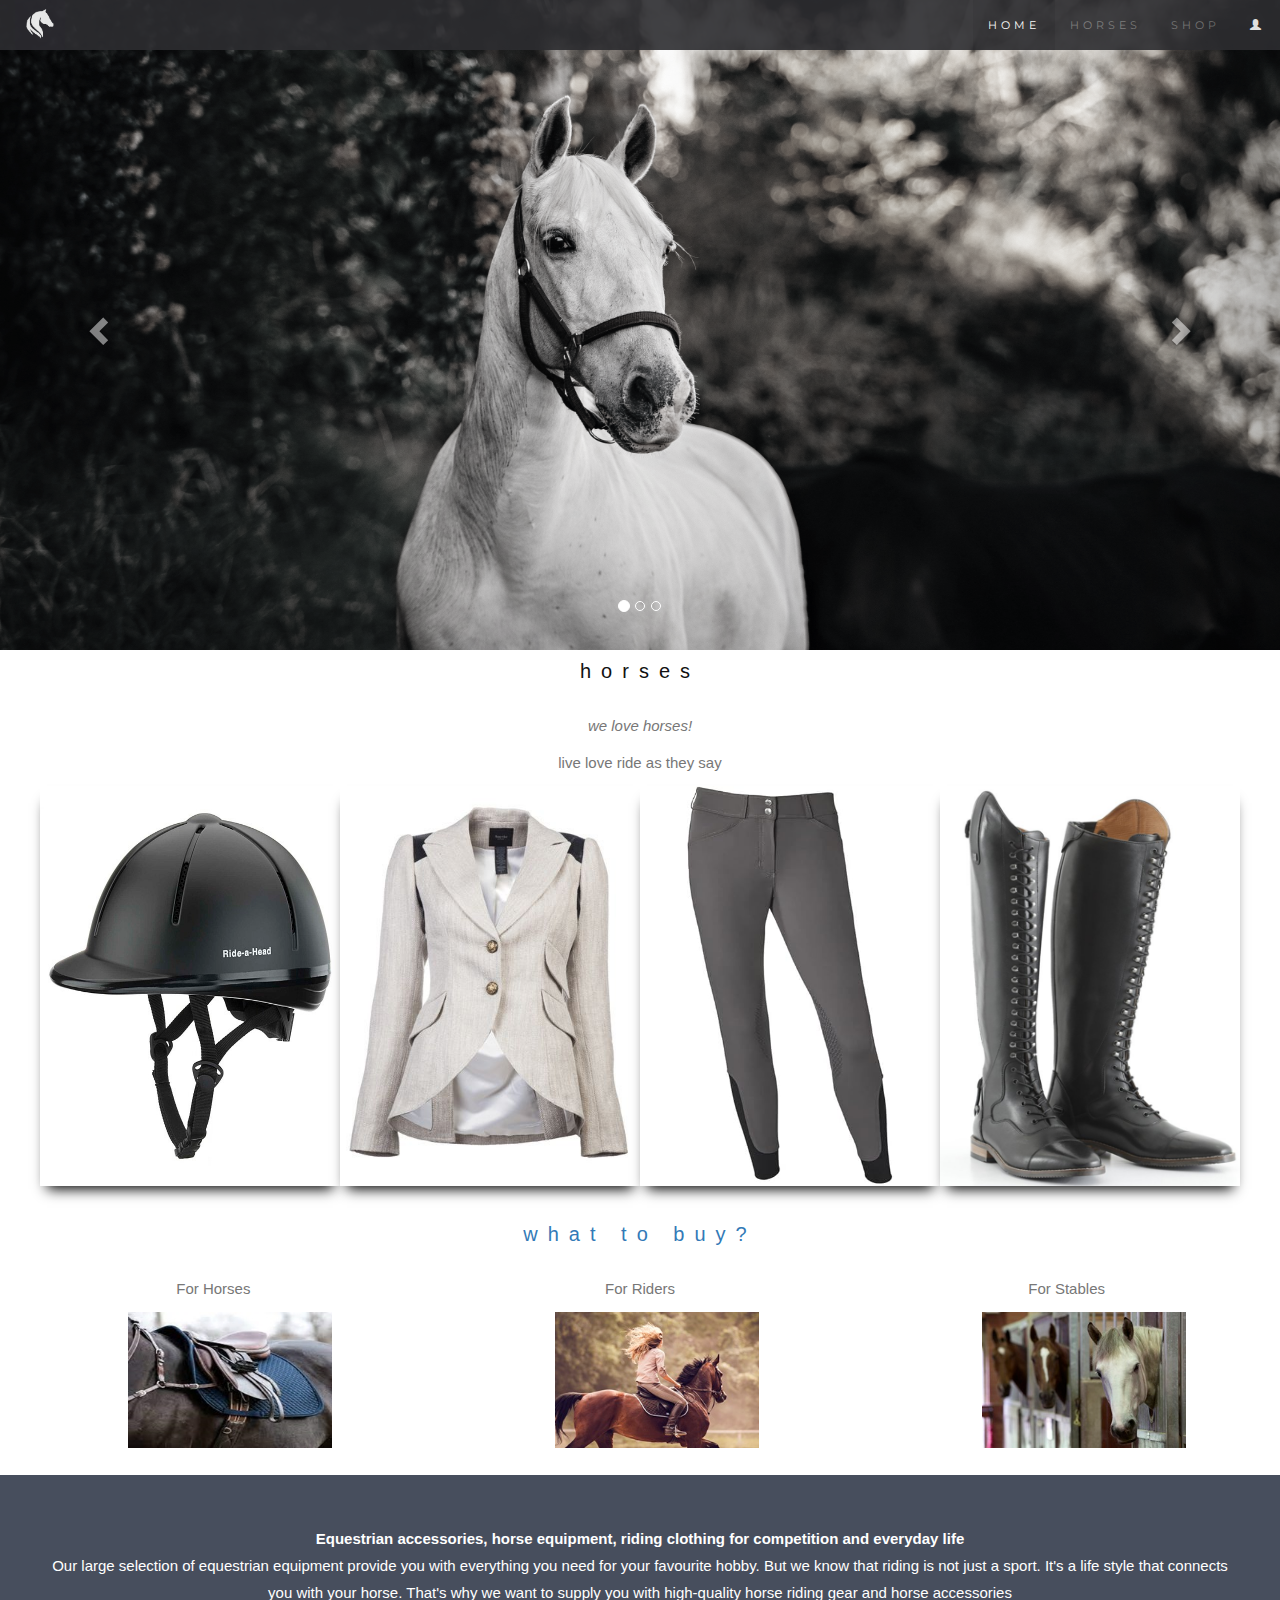
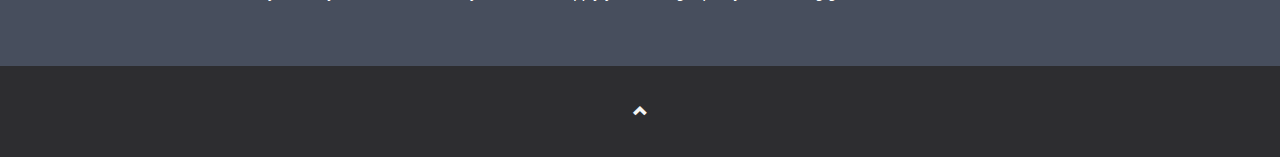
<file: index.html>
<!DOCTYPE html>
<html lang="en">

<head>
    <title>Horses</title>
    <meta charset="utf-8">
    <meta name="viewport" content="width=device-width, initial-scale=1">
    <link rel="stylesheet" href="https://maxcdn.bootstrapcdn.com/bootstrap/3.4.1/css/bootstrap.min.css">
    <link href="https://fonts.googleapis.com/css?family=Lato" rel="stylesheet" type="text/css">
    <link href="https://fonts.googleapis.com/css?family=Montserrat" rel="stylesheet" type="text/css">
    <script src="https://ajax.googleapis.com/ajax/libs/jquery/3.7.1/jquery.min.js"></script>
    <script src="https://maxcdn.bootstrapcdn.com/bootstrap/3.4.1/js/bootstrap.min.js"></script>
    <link rel="stylesheet" href="styles/style.css">
    <script src="scripts/function.js"></script>
</head>

<body id="myPage" data-spy="scroll" data-target=".navbar" data-offset="50">
    <nav class="navbar navbar-default navbar-fixed-top" id="navbar">
        <div class="container-fluid">
            <div class="navbar-header">
                <button type="button" class="navbar-toggle" data-toggle="collapse" data-target="#myNavbar">
                    <span class="icon-bar"></span>
                    <span class="icon-bar"></span>
                    <span class="icon-bar"></span>
                </button>
                <img src="images/logo.jpg" alt="LOGO" id="darkmode" onclick="Darkmode()">
            </div>
            <div class="collapse navbar-collapse" id="myNavbar">
                <ul class="nav navbar-nav navbar-right">
                    <li><a href="#myPage">HOME</a></li>
                    <li><a href="#cardheader">HORSES</a></li>
                    <li><a href="#shop">SHOP</a></li>
                    <li><a href="login.html"><span class="glyphicon glyphicon-user" id="user"></span></a></li>
                </ul>
            </div>
        </div>
    </nav>
    <div id="myCarousel" class="carousel slide" data-ride="carousel">
        <ol class="carousel-indicators">
            <li data-target="#myCarousel" data-slide-to="0" class="active"></li>
            <li data-target="#myCarousel" data-slide-to="1"></li>
            <li data-target="#myCarousel" data-slide-to="2"></li>
        </ol>
        <div class="carousel-inner" role="listbox">
            <div class="item active">
                <img src="images/horse.jpg" alt="Horse">
            </div>
            <div class="item">
                <img src="images/horse2.jpg" alt="Horse">
            </div>
            <div class="item">
                <img src="images/horse3.jpg" alt="Horse">
            </div>
        </div>
        <!-- Left and right controls -->
        <a class="left carousel-control" href="#myCarousel" role="button" data-slide="prev">
            <span class="glyphicon glyphicon-chevron-left" aria-hidden="true"></span>
            <span class="sr-only">Previous</span>
        </a>
        <a class="right carousel-control" href="#myCarousel" role="button" data-slide="next">
            <span class="glyphicon glyphicon-chevron-right" aria-hidden="true"></span>
            <span class="sr-only">Next</span>
        </a>
    </div>
    <!-- Container (The Band Section) -->
    <div id="cardheader">
        <h3>horses</h3>
        <p><em>we love horses!</em></p>
        <p>live love ride as they say</p>
    </div>
    <div id="card-container">
        <div class="card-container">
            <div class="card">
                <div class="front">
                    <img src="images/equestrianHelmet.jpg" alt="equestrianBlazer">
                </div>
                <div class="back">
                    <div class="details">
                        <div class="caption">
                            " Lorem ipsum dolor sit amet, consectetur adipisicing elit. Natus
                            quisquam iure in! Corporis expedita consequatur tenetur rem
                            ratione saepe, perferendis ipsam alias quam. Libero illum maxime,
                            unde itaque ratione "
                        </div>
                    </div>
                </div>
            </div>
            <div class="card">
                <div class="front">
                    <img src="images/equestrianBlazer.jpg" alt="horse">
                </div>
                <div class="back">
                    <div class="details">
                        <div class="caption">
                            " Lorem ipsum dolor sit amet, consectetur adipisicing elit. Natus
                            quisquam iure in! Corporis expedita consequatur tenetur rem
                            ratione saepe, perferendis ipsam alias quam. Libero illum maxime,
                            unde itaque ratione "
                        </div>
                    </div>
                </div>
            </div>
            <div class="card">
                <div class="front">
                    <img src="images/equestrianTrouser.jpg" alt="horse">
                </div>
                <div class="back">
                    <div class="details">
                        <div class="caption">
                            " Lorem ipsum dolor sit amet, consectetur adipisicing elit. Natus
                            quisquam iure in! Corporis expedita consequatur tenetur rem
                            ratione saepe, perferendis ipsam alias quam. Libero illum maxime,
                            unde itaque ratione "
                        </div>
                    </div>
                </div>
            </div>
            <div class="card">
                <div class="front">
                    <img src="images/equestrianBoots.jpg" alt="equestrianBoots">
                </div>
                <div class="back">
                    <div class="details">
                        <div class="caption">
                            " Lorem ipsum dolor sit amet, consectetur adipisicing elit. Natus
                            quisquam iure in! Corporis expedita consequatur tenetur rem
                            ratione saepe, perferendis ipsam alias quam. Libero illum maxime,
                            unde itaque ratione "
                        </div>
                    </div>
                </div>
            </div>
        </div>
        <br>
    </div>
    <div class="container-fluid bg-3 text-center">
        <h3 id="shop"><a href="shop.html">what to buy?</a> </h3>
        <div class="row">
            <div class="col-sm-4">
                <p>For Horses</p>
                <div class="container">
                    <a href="shop.html"> <img src="images/forHorses1.jpg" alt="Horse" class="image"> </a>
                    <div class="overlay">
                        <a href="shop.html">
                            <div class="text"><img src="images/forHorses2.jpg" alt="horse"></div>
                        </a>
                    </div>
                </div>
            </div>
            <div class="col-sm-4">
                <p>For Riders</p>
                <div class="container">
                    <a href="shop.html"> <img src="images/forRiders.jpg" alt="Horse" class="image"></a>
                    <div class="overlay">
                        <a href="shop.html">
                            <div class="text"><img src="images/forRiders2.jpg" alt="horse"></div>
                        </a>
                    </div>
                </div>
            </div>
            <div class="col-sm-4">
                <p>For Stables</p>
                <div class="container">
                    <a href="shop.html"> <img src="images/forHusbandry.jpg" alt="Horse" class="image"></a>
                    <div class="overlay">
                        <a href="shop.html">
                            <div class="text"><img src="images/forHusbandry2.jpg" alt="Horse2"></div>
                        </a>
                    </div>
                </div>
            </div>
        </div>
    </div>
    <br>
    <div class="about-section">
        <strong>
            Equestrian accessories, horse equipment, riding clothing for competition and everyday life
        </strong>
        <div>
            <p>Our large selection of equestrian equipment provide you with everything you need for your favourite
                hobby. But we
                know that riding is not just a sport. It's a life style that connects you with your horse. That's why we
                want to supply you with high-quality horse riding gear and horse accessories</p>
        </div>
    </div>
    <!-- Footer -->
    <footer class="text-center">
        <a class="up-arrow" href="#myPage" data-toggle="tooltip" title="TO TOP">
            <span class="glyphicon glyphicon-chevron-up"></span>
        </a>
    </footer>
</body>

</html>
</file>
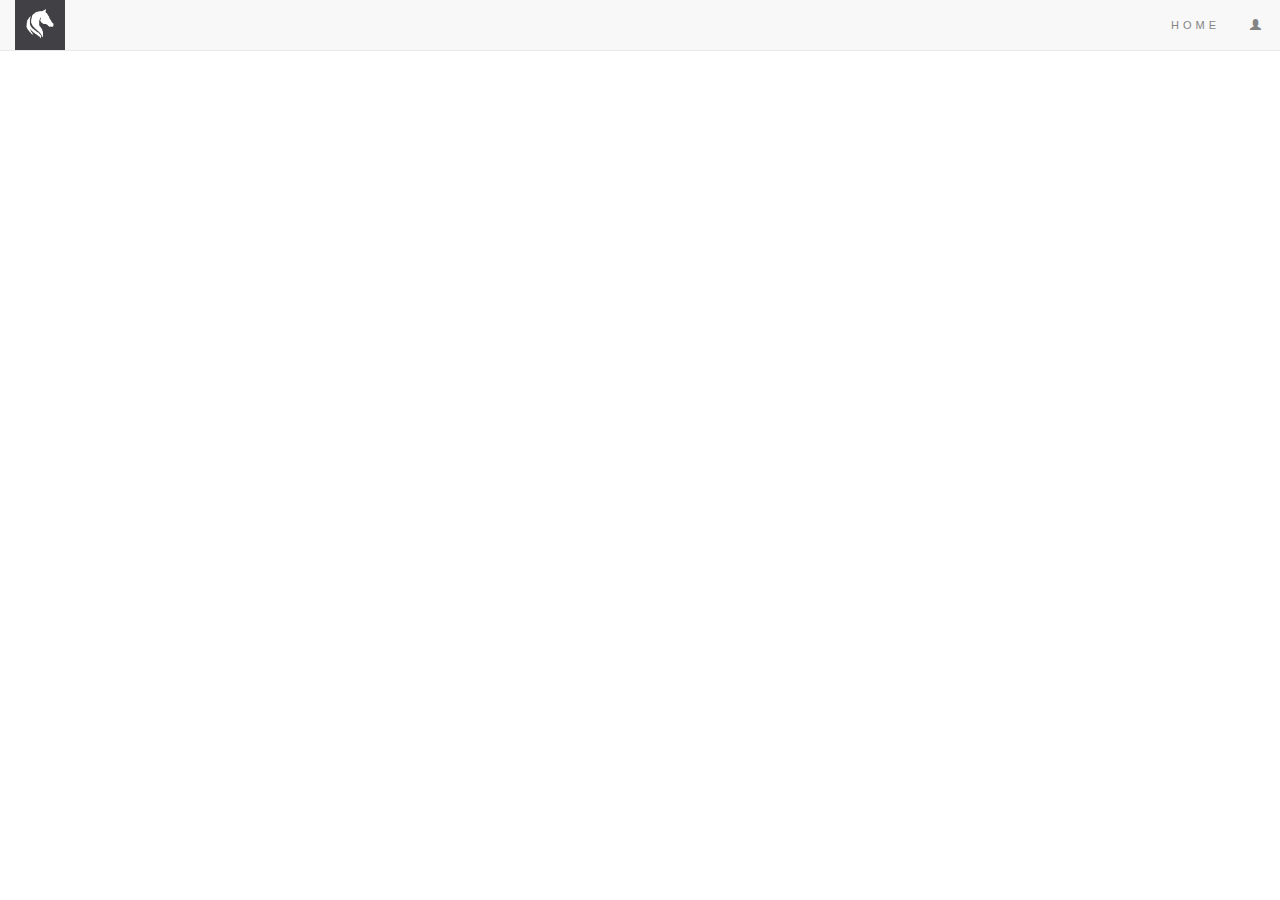
<file: app.html>
<!DOCTYPE html>
<html lang="en">
<head>
    <meta charset="UTF-8">
    <meta name="viewport" content="width=device-width, initial-scale=1.0">
    <title>App</title>
    <link rel="stylesheet" href="styles/app.css">
    <link rel="stylesheet" href="https://maxcdn.bootstrapcdn.com/bootstrap/3.4.1/css/bootstrap.min.css">
    <script src="scripts/function.js"></script>
</head>
<body>
    <nav class="navbar navbar-default navbar-fixed-top" id="navbar">
        <div class="container-fluid">
            <div class="navbar-header">
                <button type="button" class="navbar-toggle" data-toggle="collapse" data-target="#myNavbar">
                    <span class="icon-bar"></span>
                    <span class="icon-bar"></span>
                    <span class="icon-bar"></span>
                </button>
                <img src="images/logo.jpg" alt="LOGO" id="darkmode" onclick="Darkmode()">
            </div>
            <div class="collapse navbar-collapse" id="myNavbar">
                <ul class="nav navbar-nav navbar-right">
                    <li><a href="index.html">HOME</a></li>
                    <li><a href="login.html"><span class="glyphicon glyphicon-user" id="user"></span></a></li>
                </ul>
            </div>
        </div>
    </nav>
</body>
</html>
</file>
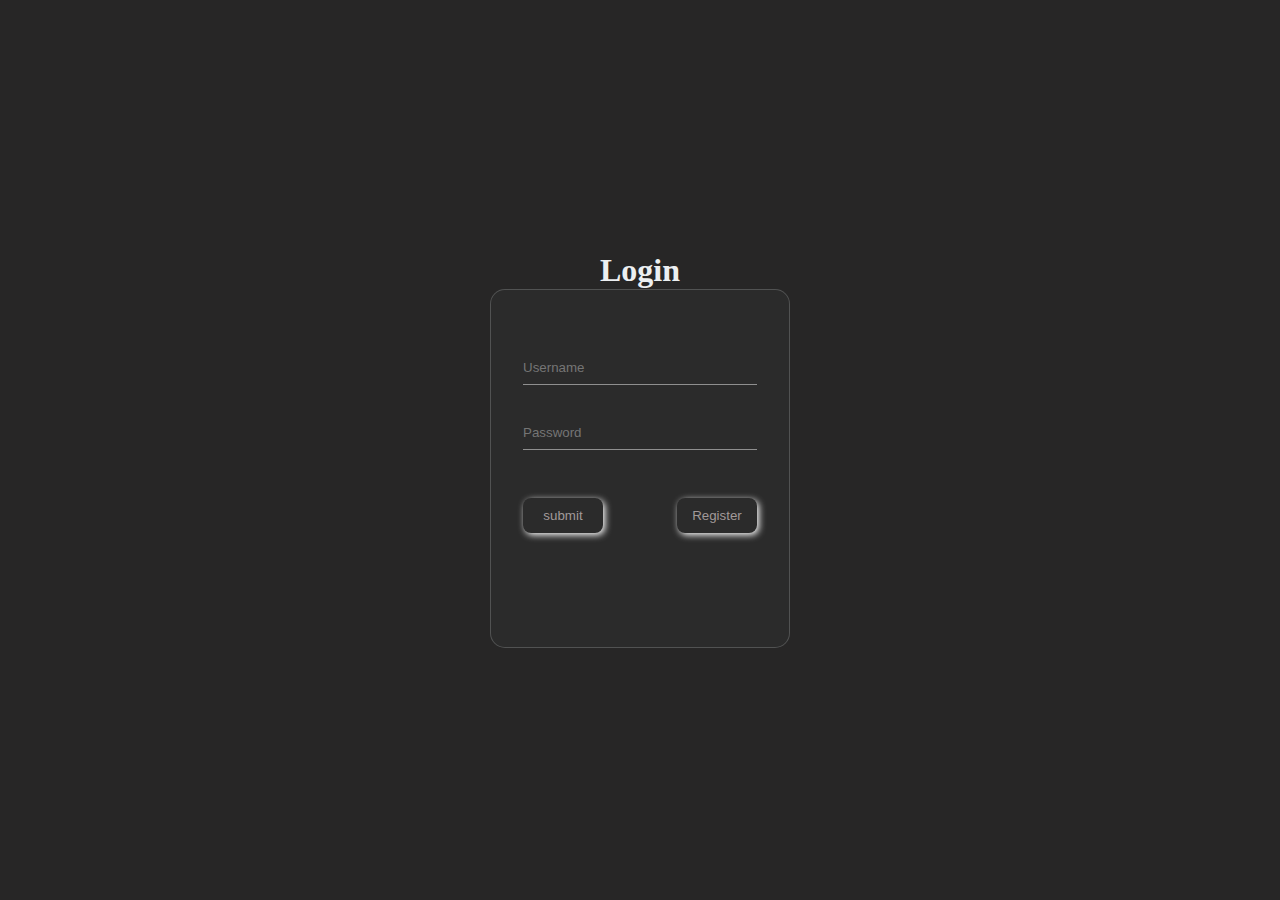
<file: login.html>
<!DOCTYPE html>
<html lang="en">

<head>
    <meta charset="UTF-8">
    <meta name="viewport" content="width=device-width, initial-scale=1.0">
    <title>login</title>
    <link rel="stylesheet" href="styles/login.css">
</head>

<body>
    <main class="main flow">
        <h1 class="main__heading">Login</h1>
        <div class="main__cards cards">
            <div class="cards__inner">
                <div class="cards__card card">
                    <div class="wrap">
                        <br>
                        <br>
                        <input type="text" name="username" value="" placeholder="Username">
                        <br>
                        <input type="password" name="password" value="" placeholder="Password">
                        <br><br>
                        <input type="submit" value="submit" class="submit-btn">
                        <a href="register.html" class="shuffle"><input type="submit" value="Register"
                                class="submit-btn"></a>
                    </div>
                </div>
            </div>
            <div class="overlay"></div>
        </div>
    </main>
    <script src="scripts/cards.js"></script>
</body>

</html>
</file>
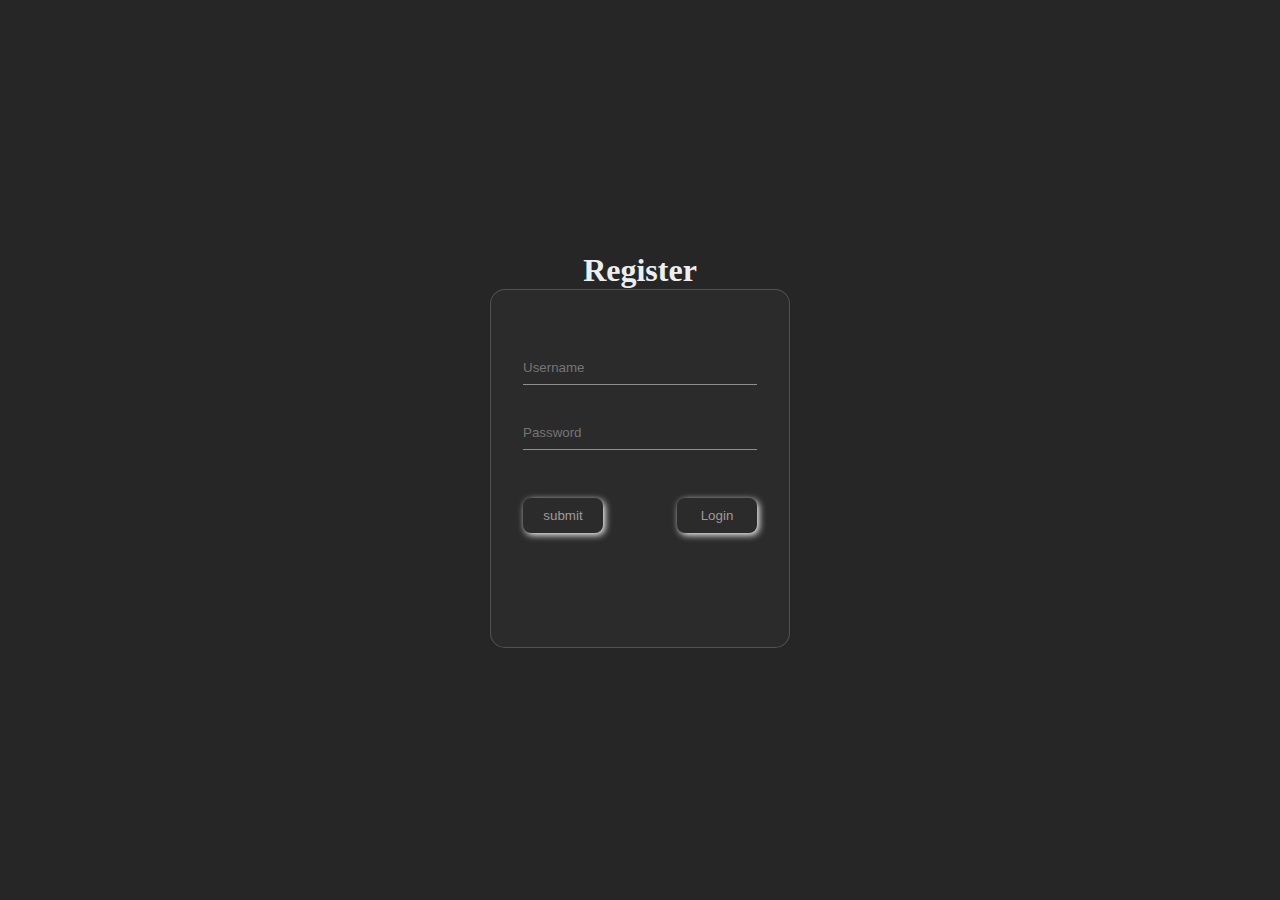
<file: register.html>
<!DOCTYPE html>
<html lang="en">

<head>
    <meta charset="UTF-8">
    <meta name="viewport" content="width=device-width, initial-scale=1.0">
    <title>login</title>
    <link rel="stylesheet" href="styles/register.css">
</head>

<body>
    <main class="main flow">
        <h1 class="main__heading">Register</h1>
        <div class="main__cards cards">
            <div class="cards__inner">
                <div class="cards__card card">
                    <div class="wrap">
                        <br>
                        <br>
                        <input type="text" name="username" value="" placeholder="Username">
                        <br>
                        <input type="password" name="password" value="" placeholder="Password">
                        <br><br>
                        <input type="submit" value="submit" class="submit-btn">
                        <a href="login.html" class="shuffle"><input type="submit" value="Login" class="submit-btn"></a>
                    </div>
                </div>
            </div>
            <div class="overlay"></div>
        </div>
    </main>
    <script src="scripts/cards.js"></script>
</body>

</html>
</file>
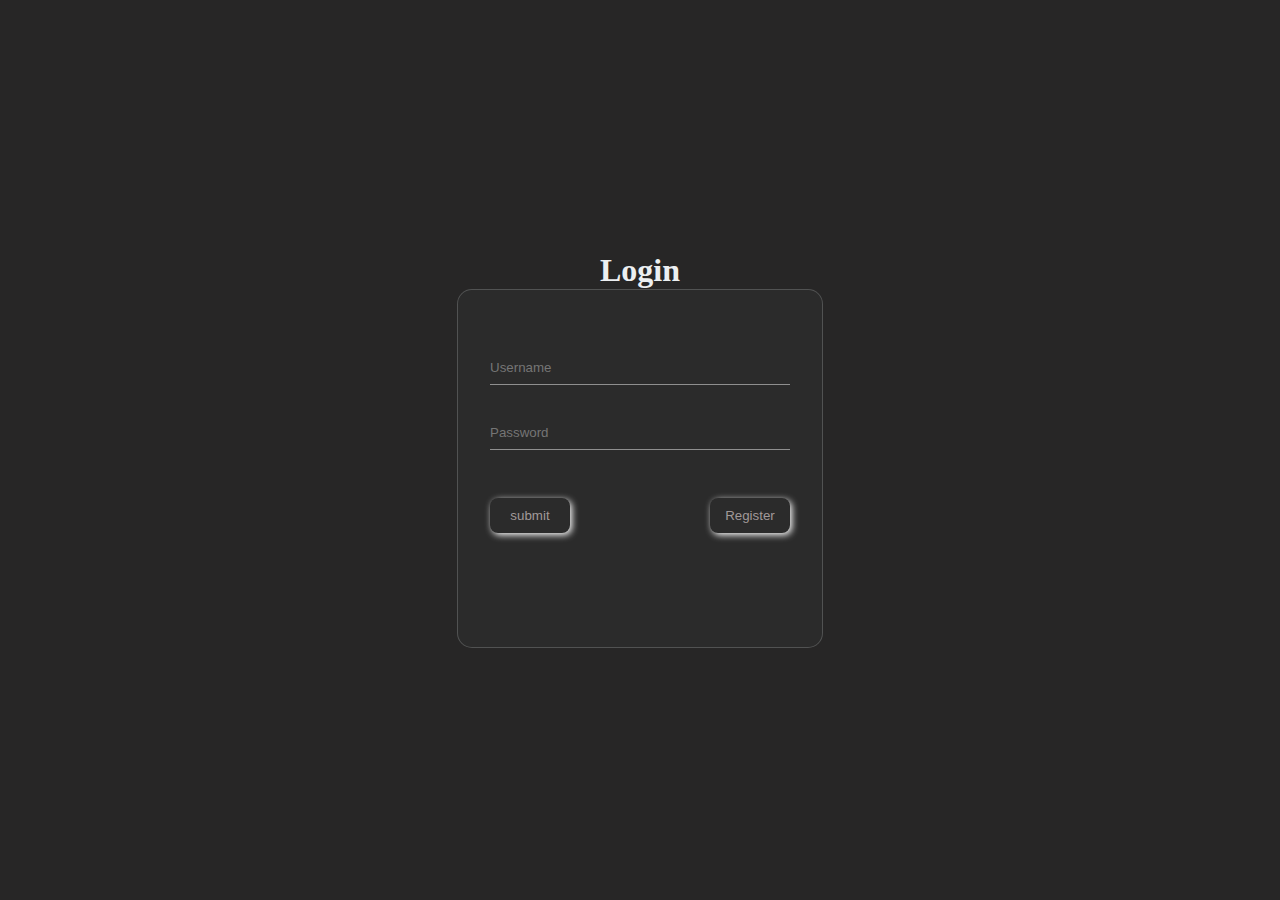
<file: login/login.html>
<!DOCTYPE html>
<html lang="en">
<head>
    <meta charset="UTF-8">
    <meta name="viewport" content="width=device-width, initial-scale=1.0">
    <title>login</title>
    <link rel="stylesheet" href="style.css">
</head>
<body>
    <main class="main flow">
        <h1 class="main__heading">Login</h1>
        <div class="main__cards cards">
            <div class="cards__inner">
                <div class="cards__card card">
                    <div class="wrap">
                        <br>
                        <br>
                        <input type="text" name="username" value="" placeholder="Username">
                        <br>
                        <input type="password" name="password" value="" placeholder="Password">
                        <br><br>
                        <input type="submit" value="submit" class="submit-btn">
                        <a href="#" class="shuffle"><input type="submit" value="Register"
                                class="submit-btn"></a>
                    </div>
                </div>
            </div>
            <div class="overlay"></div>
        </div>
    </main>
    <script src="script.js"></script>
</body>

</html>
</file>
<file: styles/style.css>
body {
    font: 400 15px/1.8 Lato, sans-serif;
    color: #777;
}

h3,
h4 {
    margin: 10px 0 30px 0;
    letter-spacing: 10px;
    font-size: 20px;
    color: #111;
}

#card-container {
    width: 100%;
    margin: auto;


}

#cardheader {
    text-align: center;
}

.carousel-inner img {
    -webkit-filter: grayscale(90%);
    filter: grayscale(90%);
    width: 100%;
    max-height: 650px;
}

.bg-1 {
    background: #2d2d30;
    color: #bdbdbd;
}

.bg-1 h3 {
    color: #fff;
}

.bg-1 p {
    font-style: italic;
}

.list-group-item:first-child {
    border-top-right-radius: 0;
    border-top-left-radius: 0;
}

.list-group-item:last-child {
    border-bottom-right-radius: 0;
    border-bottom-left-radius: 0;
}

.thumbnail {
    padding: 0 0 15px 0;
    border: none;
    border-radius: 0;
}

.thumbnail p {
    margin-top: 15px;
    color: #555;
}

.btn {
    padding: 10px 20px;
    background-color: #333;
    color: #f1f1f1;
    border-radius: 0;
    transition: .2s;
}

.btn:hover,
.btn:focus {
    border: 1px solid #333;
    background-color: #fff;
    color: #000;
}

.modal-header,
h4,
.close {
    background-color: #333;
    color: #fff !important;
    text-align: center;
    font-size: 30px;
}

.modal-header,
.modal-body {
    padding: 40px 50px;
}

.nav-tabs li a {
    color: #777;
}

.navbar {
    font-family: Montserrat, sans-serif;
    margin-bottom: 0;
    background-color: #2d2d30;
    border: 0;
    font-size: 11px !important;
    letter-spacing: 4px;
    opacity: 0.9;
}

.navbar-nav li a:hover {
    color: #fff !important;
}

.navbar-nav li.active a {
    color: #fff !important;
    background-color: #29292c !important;
}

.navbar-default .navbar-toggle {
    border-color: transparent;
}

.open .dropdown-toggle {
    color: #fff;
    background-color: #555 !important;
}

.dropdown-menu li a {
    color: #000 !important;
}

.dropdown-menu li a:hover {
    background-color: red !important;
}

footer {
    background-color: #2d2d30;
    color: #f5f5f5;
    padding: 32px;
}

footer a {
    color: #f5f5f5;
}

footer a:hover {
    color: #777;
    text-decoration: none;
}



* {
    box-sizing: border-box;
}

body {
    font-family: Verdana, sans-serif;
}

.mySlides {
    display: none;
}

img {
    vertical-align: middle;
}

.text {
    color: white;
    font-size: 20px;
    position: absolute;
    top: 50%;
    left: 50%;
    -webkit-transform: translate(-50%, -50%);
    -ms-transform: translate(-50%, -50%);
    transform: translate(-50%, -50%);
    text-align: center;
}

/*Cards style*/
.card-container {
    justify-content: center;
    display: flex;
    flex-direction: row;
    flex-wrap: wrap;
    width: 100%;
    align-self: center;
}

.card {
    width: 300px;
    height: 400px;
    perspective: 500px;
    transition: 0.5s;
}

.card .front img {
    height: 100%;
    width: 100%;
}

.card .front {
    position: absolute;
    top: 0;
    left: 0;
    width: 100%;
    height: 100%;
    backface-visibility: hidden;
    transition: 0.5s;
    -webkit-box-shadow: 0px 10px 13px -7px #000000,
        5px 5px 15px 5px rgba(0, 0, 0, 0);
    box-shadow: 0px 10px 13px -7px #000000, 5px 5px 15px 5px rgba(0, 0, 0, 0);
}

.card:hover .front {
    transform: rotateY(-180deg);
}

.card .back {
    border: solid 10px whitesmoke;
    width: 100%;
    height: 100%;
    background: #1d1d1d;
    backface-visibility: hidden;
    transform: rotateY(180deg);
    transition: 0.5s;
    -webkit-box-shadow: 0px 10px 13px -7px #000000,
        5px 5px 15px 5px rgba(0, 0, 0, 0);
    box-shadow: 0px 10px 13px -7px #000000, 5px 5px 15px 5px rgba(0, 0, 0, 0);
}

.card:hover .back {
    transform: rotateY(0deg);
}

.card .back .details {
    left: 50%;
    top: 50%;
    transform: translate(-50%, -50%);
    position: absolute;
    width: 100%;
    text-align: center;
    padding: 20px;
    box-sizing: border-box;
}

.card .back .details .caption {
    font-weight: 100;
    font-style: italic;
}

.card .back .details .caption,
h2,
span {
    color: whitesmoke;
}

/*About section*/
.about-section {
    padding: 50px;
    text-align: center;
    background-color: #474e5d;
    color: white;
}

/*Darkmode */
.dark-mode {
    background-color: black;
    color: white;
}

.button {
    user-select: none;
    position: absolute;
    top: 25%;
}

.about-section {
    padding: 50px;
    text-align: center;
    background-color: #474e5d;
    color: white;
}

#darkmode {
    width: 50px;
    height: 50px;
}


/* Slideshow container */
.slideshow-container {
    max-width: 1000px;
    position: relative;
    margin: auto;
}

.container {
    position: relative;
    max-width: 200px;
    margin: auto;
}

.image {
    display: block;
    width: 120%;
    height: auto;
}

.overlay {
    position: absolute;
    bottom: 100%;
    left: 0;
    right: 0;
    overflow: hidden;
    width: 102%;
    height: 0;
    transition: .5s ease;
    margin-left: 15px;
}

.container:hover .overlay {
    bottom: 0;
    height: 100%;

}

.text {
    color: white;
    font-size: 20px;
    position: absolute;
    top: 50%;
    left: 50%;
    -webkit-transform: translate(-50%, -50%);
    -ms-transform: translate(-50%, -50%);
    transform: translate(-50%, -50%);
    text-align: center;
}
</file>
<file: styles/app.css>
body {
    font: 400 15px/1.8 Lato, sans-serif;
    color: #777;
}

h3,
h4 {
    margin: 10px 0 30px 0;
    letter-spacing: 10px;
    font-size: 20px;
    color: #111;
}
.bg-1 {
    background: #2d2d30;
    color: #bdbdbd;
}

.bg-1 h3 {
    color: #fff;
}

.bg-1 p {
    font-style: italic;
}
.btn {
    padding: 10px 20px;
    background-color: #333;
    color: #f1f1f1;
    border-radius: 0;
    transition: .2s;
}

.btn:hover,
.btn:focus {
    border: 1px solid #333;
    background-color: #fff;
    color: #000;
}

.modal-header,
h4,
.close {
    background-color: #333;
    color: #fff !important;
    text-align: center;
    font-size: 30px;
}

.modal-header,
.modal-body {
    padding: 40px 50px;
}

.nav-tabs li a {
    color: #777;
}

.navbar {
    font-family: Montserrat, sans-serif;
    margin-bottom: 0;
    background-color: #2d2d30;
    border: 0;
    font-size: 11px !important;
    letter-spacing: 4px;
    opacity: 0.9;
}

.navbar-nav li a:hover {
    color: #fff !important;
}

.navbar-nav li.active a {
    color: #fff !important;
    background-color: #29292c !important;
}

.navbar-default .navbar-toggle {
    border-color: transparent;
}

.open .dropdown-toggle {
    color: #fff;
    background-color: #555 !important;
}

.dropdown-menu li a {
    color: #000 !important;
}

.dropdown-menu li a:hover {
    background-color: red !important;
}

* {
    box-sizing: border-box;
}

body {
    font-family: Verdana, sans-serif;
}

.mySlides {
    display: none;
}

img {
    vertical-align: middle;
}

.text {
    color: white;
    font-size: 20px;
    position: absolute;
    top: 50%;
    left: 50%;
    -webkit-transform: translate(-50%, -50%);
    -ms-transform: translate(-50%, -50%);
    transform: translate(-50%, -50%);
    text-align: center;
}
/*Darkmode */
.dark-mode {
    background-color: black;
    color: white;
}

.button {
    user-select: none;
    position: absolute;
    top: 25%;
}

.about-section {
    padding: 50px;
    text-align: center;
    background-color: #474e5d;
    color: white;
}

#darkmode {
    width: 50px;
    height: 50px;
}
</file>
<file: styles/login.css>
*,
*::after,
*::before {
  box-sizing: border-box;
  margin: 0;
  padding: 0;
}

a {
  text-decoration: none;
  color: white;
}

html,
body {
  height: 100%;
  background-color: #272626;
}

body {
  display: grid;
  place-items: center;
  color: #ddd;
}

.main__heading {
  text-align: center;
  color: #eceff1;
}

.cards {
  position: relative;
}

.card {
  --hsl: var(--hue), var(--saturation), var(--lightness);
  padding: 1.5em 2em;
  display: grid;
  grid-auto-columns: auto;
  width: 300px;
  grid-template-rows: auto auto auto 1fr;
  align-items: start;
  gap: 1.25em;
  color: #eceff1;
  background-color: #2b2b2b;
  border: 1px solid #eceff133;
  border-radius: 15px;
}

.card:nth-child(1) {
  --hue: 400;
  --saturation: 100%;
  --lightness: 50%;
}

.overlay {
  position: absolute;
  inset: 0;
  pointer-events: none;
  user-select: none;
  opacity: var(--opacity, 0);
  
}

.subtitle {
  font-size: 11px;
  color: rgba(177, 177, 177, 0.3);
}

input {
  border: none;
  border-bottom: solid rgb(143, 143, 143) 1px;
  margin-bottom: 30px;
  background: none;
  color: rgba(255, 255, 255, 0.555);
  height: 35px;
  width: 100%;
}
#goback-btn{
  height: 100%;
  width: 100%;
}


.submit-btn {
  cursor: pointer;
  border: none;
  border-radius: 8px;
  box-shadow: 2px 2px 7px white;
  color: rgb(161, 153, 153);
  width: 80px;
  transition: all 1s;
}

.submit-btn:hover {
  color: rgb(255, 255, 255);
  box-shadow: none;
}

.wrap {
  position: relative;
  overflow: visible;
}

.shuffle {
  position: absolute;
  right: 0px;
}
</file>
<file: styles/register.css>
*,
*::after,
*::before {
  box-sizing: border-box;
  margin: 0;
  padding: 0;
}

a {
  text-decoration: none;
  color: white;
}

html,
body {
  height: 100%;
  background-color: #272626;
}

body {
  display: grid;
  place-items: center;
  color: #ddd;
}

.main__heading {
  text-align: center;
  color: #eceff1;
}

.cards {
  position: relative;
}

.card {
  --hsl: var(--hue), var(--saturation), var(--lightness);
  padding: 1.5em 2em;
  display: grid;
  grid-auto-columns: auto;
  width: 300px;
  grid-template-rows: auto auto auto 1fr;
  align-items: start;
  gap: 1.25em;
  color: #eceff1;
  background-color: #2b2b2b;
  border: 1px solid #eceff133;
  border-radius: 15px;
}

.card:nth-child(1) {
  --hue: 550;
  --saturation: 100%;
  --lightness: 50%;
}

.overlay {
  position: absolute;
  inset: 0;
  pointer-events: none;
  user-select: none;
  opacity: var(--opacity, 0);
}

.subtitle {
  font-size: 11px;
  color: rgba(177, 177, 177, 0.3);
}

input {
  border: none;
  border-bottom: solid rgb(143, 143, 143) 1px;
  margin-bottom: 30px;
  background: none;
  color: rgba(255, 255, 255, 0.555);
  height: 35px;
  width: 100%;
}
#goback-btn{
  height: 100%;
  width: 100%;
}


.submit-btn {
  cursor: pointer;
  border: none;
  border-radius: 8px;
  box-shadow: 2px 2px 7px white;
  color: rgb(161, 153, 153);
  width: 80px;
  transition: all 1s;
}

.submit-btn:hover {
  color: rgb(255, 255, 255);
  box-shadow: none;
}

.wrap {
  position: relative;
  overflow: visible;
}

.shuffle {
position: absolute;
right: 0px;
}
</file>
<file: login/style.css>
*,
*::after,
*::before {
  box-sizing: border-box;
  margin: 0;
  padding: 0;
}
a{
  text-decoration: none;
  color: white;
}
html,
body {
  height: 100%;
  background-color: #272626;
}

body {
  display: grid;
  place-items: center;
  color: #ddd;
}



.main__heading {
  text-align: center;
  color: #eceff1;
}

.cards {
  position: relative;
}

.card {
  
  --hsl: var(--hue), var(--saturation), var(--lightness);
  padding: 1.5em 2em;
  display: grid;
  grid-template-rows: auto auto auto 1fr;
  align-items: start;
  gap: 1.25em;
  color: #eceff1;
  background-color: #2b2b2b;
  border: 1px solid #eceff133;
  border-radius: 15px;
}
.card:nth-child(1) {
  --hue: 400;
  --saturation: 100%;
  --lightness: 48.04%;
}
.overlay {
  position: absolute;
  inset: 0;
  pointer-events: none;
  user-select: none;
  opacity: var(--opacity, 0);
  -webkit-mask: radial-gradient(
    25rem 25rem at var(--x) var(--y),
    #000 1%,
    transparent 50%
  );
}

.overlay .card {
  background-color: hsla(var(--hsl), 0.15);
  border-color: hsla(var(--hsl), 1);
  box-shadow: 0 0 0 1px inset hsl(var(--hsl));
}



<!--login >
.subtitle {
  font-size: 11px;
  color: rgba(177, 177, 177, 0.3);
}

input {
  border: none;
  border-bottom: solid rgb(143, 143, 143) 1px;

  margin-bottom: 30px;

  background: none;
  color: rgba(255, 255, 255, 0.555);

  height: 35px;
  width: 300px;
}

.submit-btn {
  cursor: pointer;

  border: none;
  border-radius: 8px;

  box-shadow: 2px 2px 7px white;
  color: rgb(161, 153, 153);

  width: 80px;

  transition: all 1s;
}

.submit-btn:hover {
  color: rgb(255, 255, 255);

  box-shadow: none;
}
.wrap{position:relative;overflow:visible;}
.shuffle{position:absolute;right:0px;}
</file>
